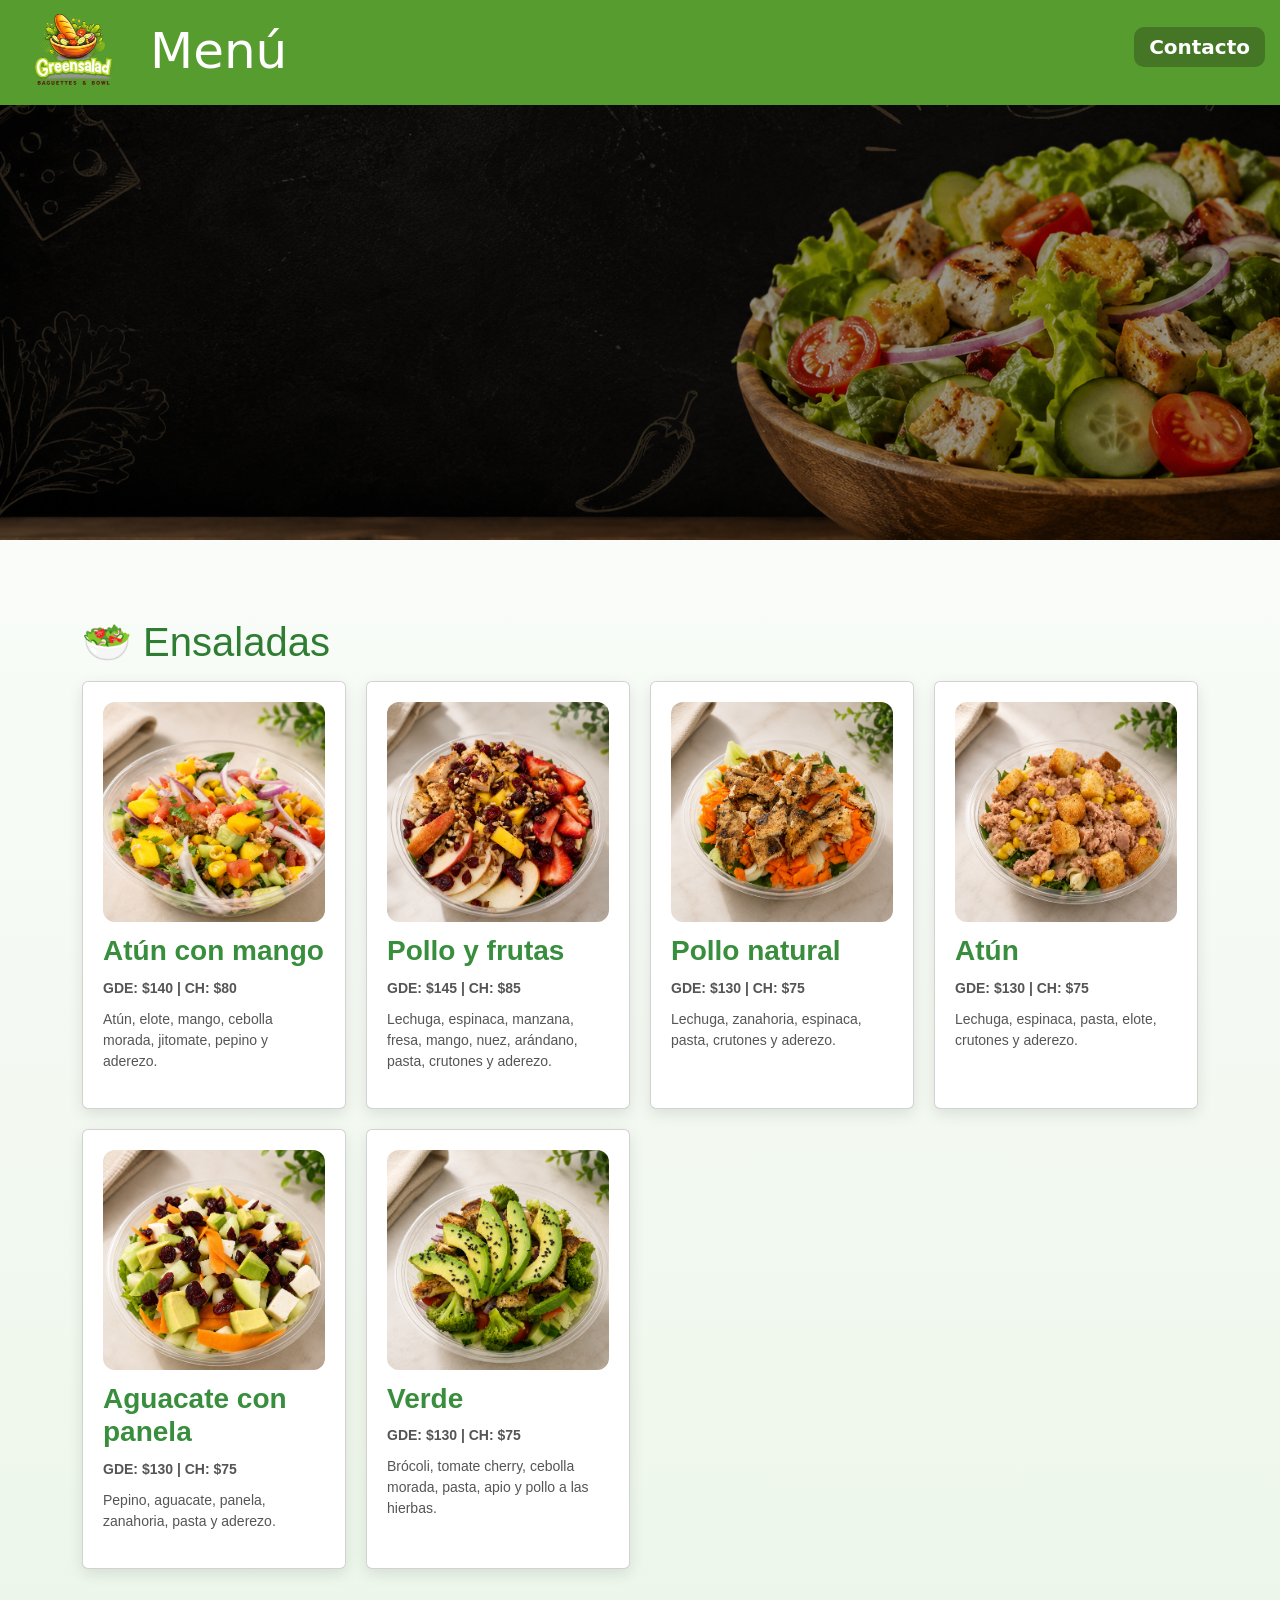
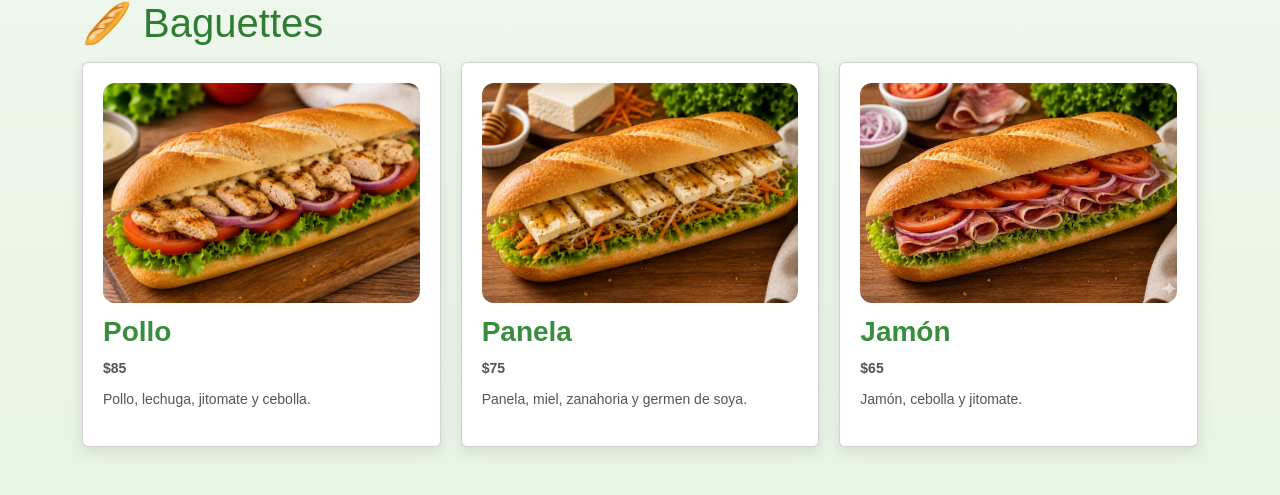
<file: index.html>
<!DOCTYPE html>
<html lang="es">
<head>
    <meta charset="UTF-8">
    <meta name="viewport" content="width=device-width, initial-scale=1.0">

    <link rel="icon" href="./img/GreenSalad.ico">
    <link rel="stylesheet" href="./css/global.css">
    <link rel="stylesheet" href="./css/styles.css">
    <link
    href="https://cdn.jsdelivr.net/npm/bootstrap@5.3.3/dist/css/bootstrap.min.css"
    rel="stylesheet">

    <title>Menú GreenSalad</title>
</head>

<body>
    <header>
        <nav class="barra">
            <img src="./img/GreenSalad.ico" alt="GreenSalad">
            <h1>Menú</h1>
        

        <ul class="contacto">
            <li><a href="./contactos.html"><b>Contacto</b></a></li>
        </ul>
        </nav>
    </header>

            <div class="fondo">
        </div>

    <main>
        <section class="menu container py-5">

    <!-- ENSALADAS -->
    <h2>🥗 Ensaladas</h2>
    <div class="cards">

    <div class="card">
        <img src="./img/atun-mango.png" alt="Atún con mango">
        <h3><b>Atún con mango</b></h3>
        <p class="precio">GDE: $140 | CH: $80</p>
        <p>Atún, elote, mango, cebolla morada, jitomate, pepino y aderezo.</p>
    </div>

    <div class="card">
        <img src="./img/pollo-frutas.png" alt="Pollo y frutas">
        <h3><b>Pollo y frutas</b></h3>
        <p class="precio">GDE: $145 | CH: $85</p>
        <p>Lechuga, espinaca, manzana, fresa, mango, nuez, arándano, pasta, crutones y aderezo.</p>
    </div>

    <div class="card">
        <img src="./img/pollo-natural.png" alt="Pollo natural">
        <h3><b>Pollo natural</b></h3>
        <p class="precio">GDE: $130 | CH: $75</p>
        <p>Lechuga, zanahoria, espinaca, pasta, crutones y aderezo.</p>
    </div>

    <div class="card">
        <img src="./img/atun.png" alt="Ensalada de atún">
        <h3><b>Atún</b></h3>
        <p class="precio">GDE: $130 | CH: $75</p>
        <p>Lechuga, espinaca, pasta, elote, crutones y aderezo.</p>
    </div>

    <div class="card">
        <img src="./img/aguacate-panela.png" alt="Aguacate con panela">
        <h3><b>Aguacate con panela</b></h3>
        <p class="precio">GDE: $130 | CH: $75</p>
        <p>Pepino, aguacate, panela, zanahoria, pasta y aderezo.</p>
    </div>

    <div class="card">
        <img src="./img/verde.png" alt="Ensalada verde">
        <h3><b>Verde</b></h3>
        <p class="precio">GDE: $130 | CH: $75</p>
        <p>Brócoli, tomate cherry, cebolla morada, pasta, apio y pollo a las hierbas.</p>
    </div>

    </div>

    <!-- BAGUETTES -->
    <h2>🥖 Baguettes</h2>
    <div class="cards">

    <div class="card">
        <img src="./img/baguette-pollo.png" alt="Baguette de pollo">
        <h3><b>Pollo</b></h3>
        <p class="precio">$85</p>
        <p>Pollo, lechuga, jitomate y cebolla.</p>
    </div>

    <div class="card">
        <img src="./img/baguette-panela.png" alt="Baguette de panela">
        <h3><b>Panela</b></h3>
        <p class="precio">$75</p>
        <p>Panela, miel, zanahoria y germen de soya.</p>
    </div>

    <div class="card">
        <img src="./img/baguette-jamon.jpg" alt="Baguette de jamón">
        <h3><b>Jamón</b></h3>
        <p class="precio">$65</p>
        <p>Jamón, cebolla y jitomate.</p>
    </div>

    </div>

</section>
    </main>
    
</body>
</html>
</file>
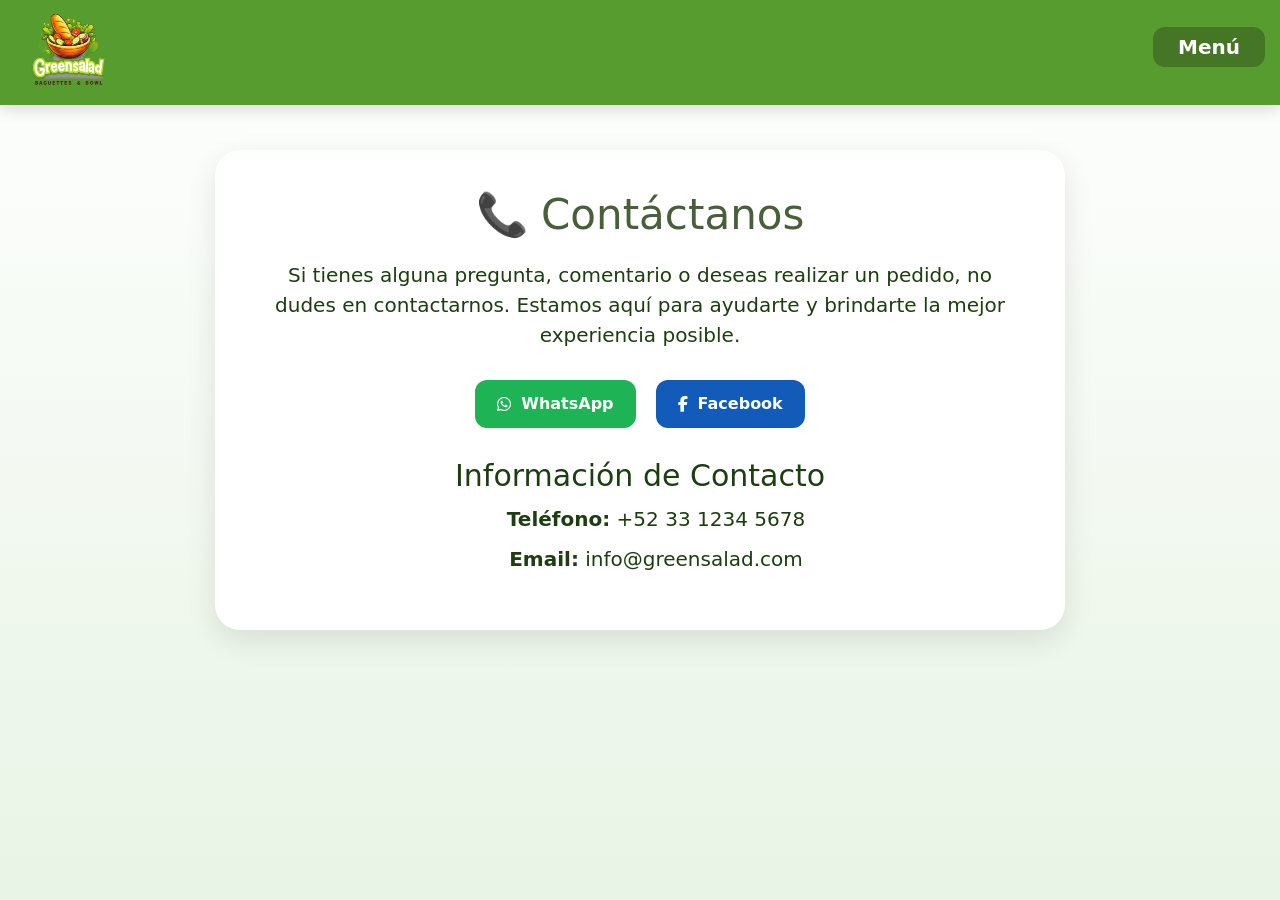
<file: contactos.html>
<!DOCTYPE html>
<html lang="es">
<head>
    <meta charset="UTF-8">
    <meta name="viewport" content="width=device-width, initial-scale=1.0">

    <title>Contacto | GreenSalad</title>

    <link rel="icon" href="./img/GreenSalad.ico">

    <!-- CSS -->
    <link rel="stylesheet" href="./css/global.css">
    <link rel="stylesheet" href="./css/contactos.css">

    <!-- Bootstrap -->
    <link
        href="https://cdn.jsdelivr.net/npm/bootstrap@5.3.3/dist/css/bootstrap.min.css"
        rel="stylesheet">

    <!-- Logos -->
    <link rel="stylesheet"
        href="https://cdnjs.cloudflare.com/ajax/libs/font-awesome/6.5.1/css/all.min.css">
</head>

<body>

    <!-- HEADER -->
    <header>

        <nav class="barra">

            <div class="logo-titulo">
                <img src="./img/GreenSalad.ico" alt="GreenSalad">
            </div>

            <ul class="menu">
                <li>
                    <a href="./index.html">
                        <b>Menú</b>
                    </a>
                </li>
            </ul>

        </nav>

    </header>

    <!-- MAIN -->
    <main>

        <section class="contacto">

            <h2>📞 Contáctanos</h2>

            <p>
                Si tienes alguna pregunta, comentario o deseas realizar un pedido,
                no dudes en contactarnos. Estamos aquí para ayudarte y brindarte
                la mejor experiencia posible.
            </p>

            <!-- BOTONES -->
            <div class="redes-sociales">

                <a href="#"
                target="_blank"
                class="whatsapp">

                    <i class="fa-brands fa-whatsapp"></i>
                    WhatsApp

                </a>

                <a href="#"
                class="facebook">

                    <i class="fa-brands fa-facebook-f"></i>
                    Facebook

                </a>

            </div>

            <!-- INFO -->
            <div class="contact-info">

                <h3>Información de Contacto</h3>

                <ul>

                    <li>
                        <strong>Teléfono:</strong>
                        +52 33 1234 5678
                    </li>

                    <li>
                        <strong>Email:</strong>
                        info@greensalad.com
                    </li>

                </ul>

            </div>

        </section>

    </main>

</body>
</html>
</file>
<file: css/global.css>
* {
    padding: 0;
    margin: 0;
}

body {
    background: linear-gradient(to bottom, #ffffff, #e8f4e5);
}

li {
    list-style: none
}

/* HEADER */
header .barra {
    background-color: rgb(87, 156, 47);

    display: flex;
    justify-content: space-between;
    align-items: center;

    padding-top: 5px;
    padding-right: 0;
    padding-left: 0;
    padding-bottom: 0;
}

.barra {
    position: fixed;
    top: 0;
    left: 0;

    width: 100%;
    z-index: 1000;

}

header img {
    height: 100px;
    width: 150px;
}
</file>
<file: css/styles.css>
/* HEADER */

header .contacto {
    list-style: none;
    display: flex;
    margin-left: auto;
    padding-right: 15px;
    font-size: 20px;
}
header a {
    text-decoration: none;
    color: white;
    background: #457625;
    padding: 8px 15px;
    border-radius: 10px;
    transition: 0.3s;
    font-weight: 500;
}
li:hover {
    transform: scale(1.05);
    transition: transform 0.4s ease;
}
header h1 {
    font-size: 50px;
    color: white;
}

/* FONDO */

.fondo {
    position: relative;
    height: 60vh;
    width: 100%;
    background: url("../img/ensalada_hero.png") center/cover no-repeat;
    background-position: right;
    filter: brightness(60%);
}

/* CARDS DEL MAIN */

.menu {
    padding: 40px 20px;
    font-family: sans-serif;
}

.menu h2 {
    font-size: 40px;
    margin: 30px 0 15px;
    color: #2e7d32;
}

.cards {
    display: grid;
    grid-template-columns: repeat(auto-fit, minmax(250px, 1fr));
    gap: 20px;
}

.card {
    background: #ffffff;
    border-radius: 15px;
    padding: 20px;
    box-shadow: 0 5px 15px rgba(0,0,0,0.1);
    transition: transform 0.2s ease, box-shadow 0.2s ease;
}

.card img{
    width: 100%;
    height: 220px;
    object-fit: cover;
    border-radius: 12px;
    margin-bottom: 12px;
}

.cards {
    display: grid;
    grid-template-columns: repeat(auto-fit, minmax(250px, 1fr));
    gap: 20px;
}

.card:hover {
    transform: scale(1.05);
    box-shadow: 0 10px 25px rgba(0,0,0,0.2);
}

.card h3 {
    margin-bottom: 10px;
    color: #388e3c;
}

.precio {
    font-weight: bold;
    margin-bottom: 10px;
    color: #d32f2f;
}

.card p {
    font-size: 14px;
    color: #555;
}
</file>
<file: css/contactos.css>
* {
    margin: 0;
    padding: 0;
    box-sizing: border-box;
}

/* NAVBAR */
.barra {
    position: fixed;
    top: 0;
    left: 0;

    width: 100%;
    z-index: 1000;

    display: flex;
    justify-content: space-between;
    align-items: center;

    padding: 10px 25px;

    background: rgb(112, 175, 76);

    box-shadow: 0 4px 15px rgba(0,0,0,0.15);
}

/* LOGO + TITULO */
.logo-titulo {
    display: flex;
    align-items: center;
    img {
        height: 100px;
        width: 140px;
    }
}

header img {
    height: 80px;
    width: auto;
}

/* MENU */
header .menu {
    display: flex;
    list-style: none;
    margin-left: auto;
    padding-right: 15px;
    font-size: 20px;
}

header a {
    text-decoration: none;
    color: white;
    background: #457625;

    padding: 8px 25px;
    border-radius: 12px;
}

header li:hover {
    transform: scale(1.10);
    transition: transform 0.4s ease;
}

/* MAIN */
main {
    min-height: 100vh;
    padding: 150px 20px 40px;
}

/* CARTA CONTACTO */
.contacto {
    max-width: 850px;
    margin: auto;
    background: white;
    padding: 40px;
    border-radius: 25px;
    box-shadow: 0 10px 30px rgba(0,0,0,0.1);
    text-align: center;
}

/* TITULOS */
main h2 {
    font-size: 42px;
    color: #485f39;

    margin-bottom: 20px;
}

main h3 {
    font-size: 30px;
    color: rgb(30, 61, 17);

    margin-top: 25px;
}

/* TEXTO */
main p,
main li {
    font-size: 20px;
    color: rgb(30, 61, 17);

    margin-top: 10px;

    list-style: none;
}

/* REDES */
.redes-sociales {
    display: flex;
    justify-content: center;
    align-items: center;

    gap: 20px;

    margin: 30px 0;

    flex-wrap: wrap;
}

/* BOTONES */
.redes-sociales a {
    text-decoration: none;

    color: white;

    padding: 12px 22px;

    border-radius: 12px;

    font-weight: bold;

    display: flex;
    align-items: center;
    gap: 10px;

    transition: 0.3s ease;
}

/* WHATSAPP */
.whatsapp {
    background: #1eb455;
}

/* FACEBOOK */
.facebook {
    background: #135bb9;
}

/* HOVER */
.redes-sociales a:hover {
    transform: scale(1.10);
    transition: transform 0.4s ease;
}
</file>
